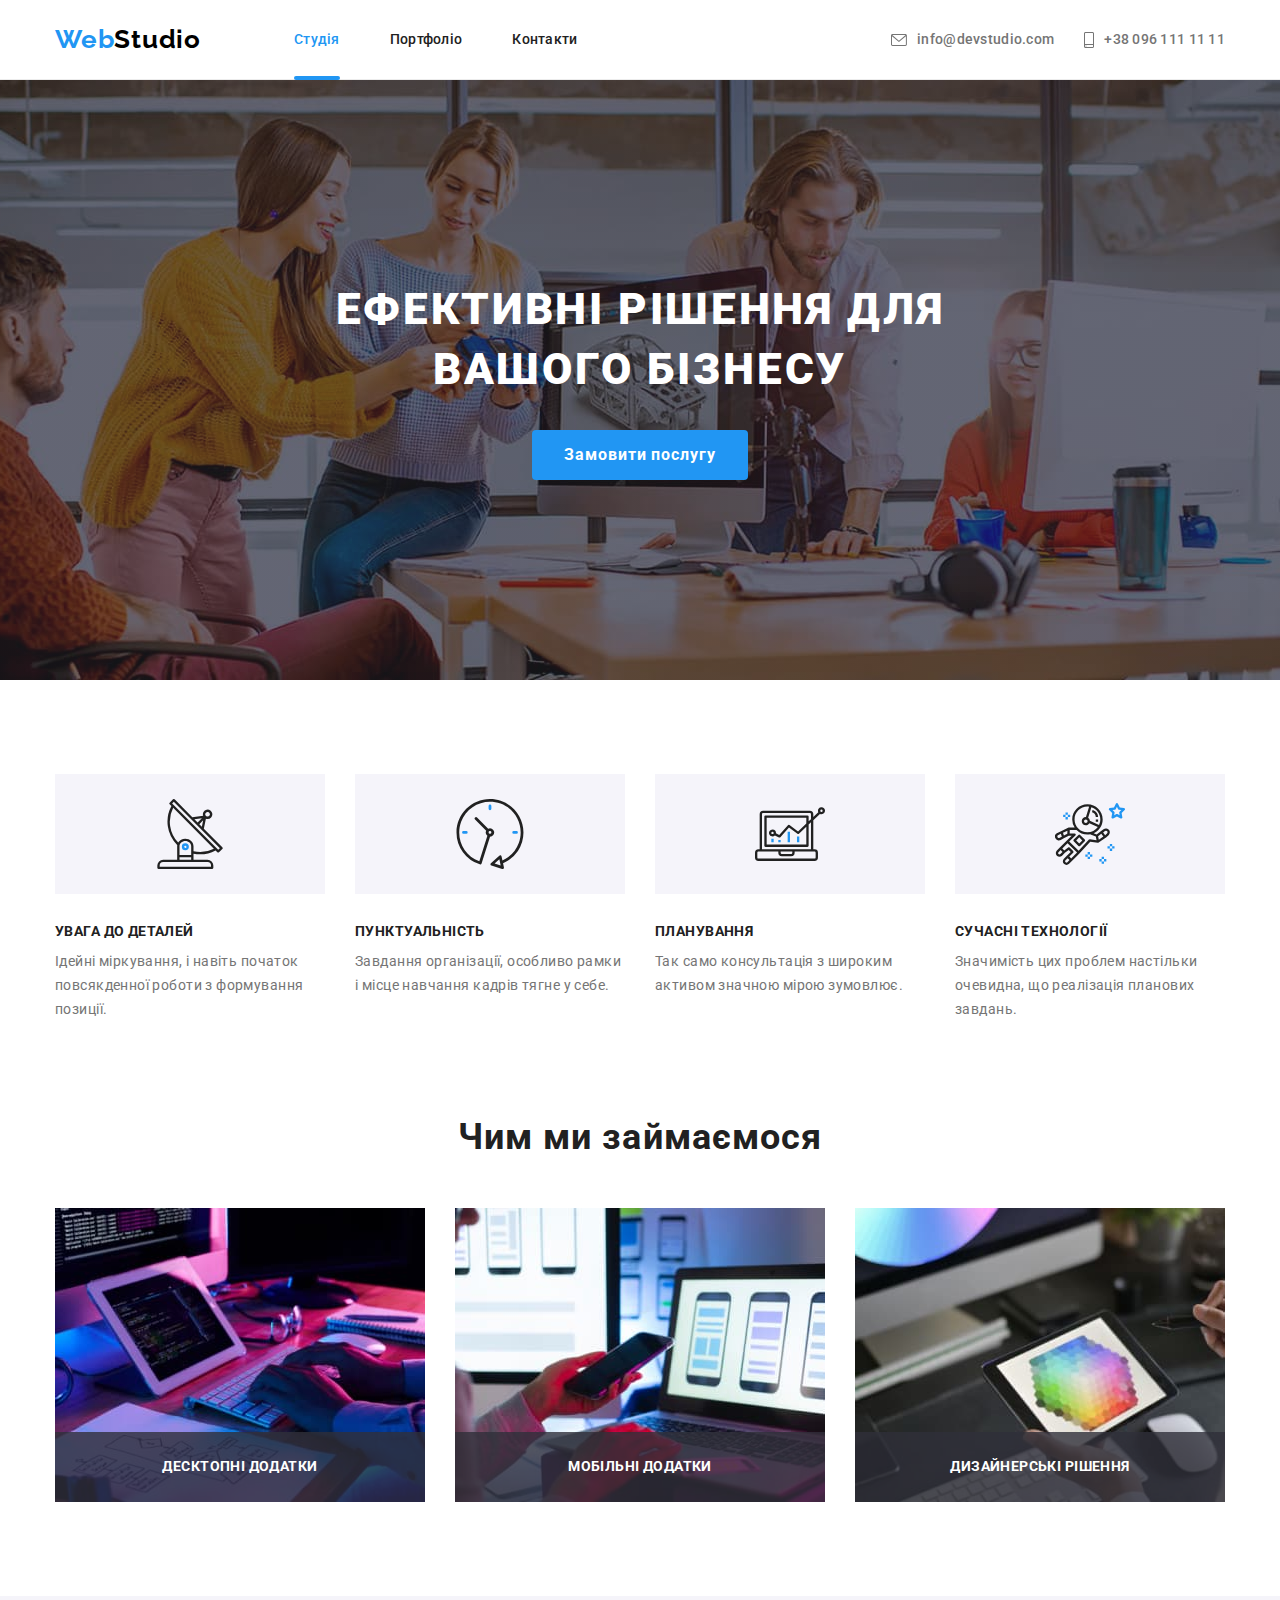
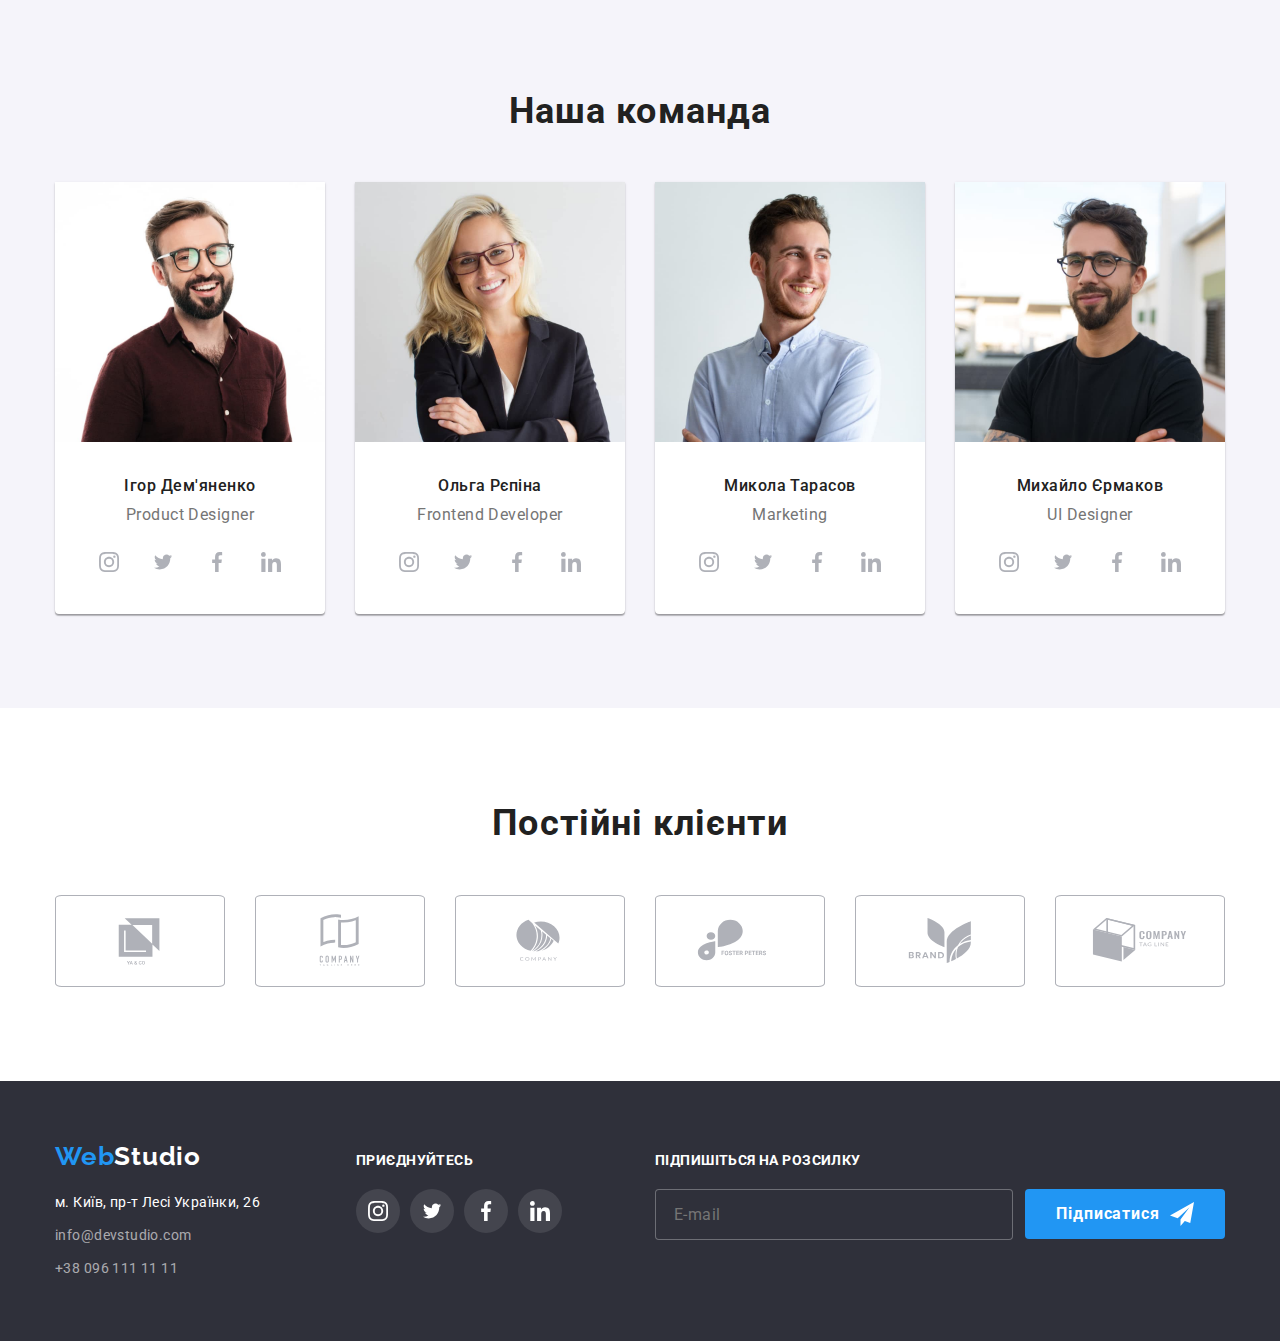
<file: index.html>
<!DOCTYPE html>
<html lang="uk">
  <head>
    <meta charset="UTF-8" />
    <meta http-equiv="X-UA-Compatible" content="IE=edge" />
    <meta name="viewport" content="width=device-width, initial-scale=1.0" />
    <title>Студія</title>
    <link rel="preconnect" href="https://fonts.googleapis.com" />
    <link rel="preconnect" href="https://fonts.gstatic.com" crossorigin />
    <link
      href="https://fonts.googleapis.com/css2?family=Raleway:wght@700&family=Roboto:wght@400;500;700;900&display=swap"
      rel="stylesheet"
    />
    <link
      rel="stylesheet"
      href="https://cdn.jsdelivr.net/npm/modern-normalize@1.1.0/modern-normalize.min.css"
    />
    <link rel="stylesheet" href="./css/styles.css" />
  </head>
  <body>
    <header class="header">
      <div class="container navigation">
        <a class="logo" href="./index.html">
          <span class="web logo">Web</span>Studio</a
        >
        <nav class="nav">
          <ul class="site-nav list">
            <li class="nav-item">
              <a href="./index.html" class="nav-link current">Студія</a>
            </li>
            <li class="nav-item">
              <a href="./portfolio.html" class="nav-link">Портфоліо</a>
            </li>
            <li class="nav-item"><a href="" class="nav-link">Контакти</a></li>
          </ul>
        </nav>
        <ul class="contacts list">
          <li class="nav-item-contact">
            <a href="mailto:info@devstudio.com" class="contact-link">
              <svg class="icon-contacts" width="16" height="12">
                <use href="./images/icons.svg#mail"></use>
              </svg>
              info@devstudio.com
            </a>
          </li>

          <li class="nav-item-contact">
            <a href="tel:+380961111111" class="contact-link">
              <svg class="icon-contacts" width="10" height="16">
                <use href="./images/icons.svg#smartphone"></use>
              </svg>
              +38 096 111 11 11
            </a>
          </li>
        </ul>
      </div>
    </header>
    <main>
      <section class="hero">
        <div class="container">
          <h1 class="hero-title">Ефективні рішення для вашого бізнесу</h1>
          <button type="button" class="btn" data-modal-open>
            Замовити послугу
          </button>
        </div>
        <div class="backdrop is-hidden" data-modal>
          <div class="modal">
            <button type="button" class="btn-close" data-modal-close>
              <svg class="icon-btn-close" width="18" height="18">
                <use href="./images/icons.svg#btnclose"></use>
              </svg>
            </button>
            <strong class="form-title"
              >Залиште свої дані, ми вам передзвонимо</strong
            >
            <form class="register-form" autocomplete="off">
              <label class="register-label">
                <span class="column-name">Ім'я</span>
                <input
                  class="register-input"
                  type="text"
                  name="name"
                  required
                />
                <svg class="register-icon" width="18" height="18">
                  <use href="./images/icons.svg#person"></use>
                </svg>
              </label>
              <label class="register-label">
                <span class="column-name">Телефон</span>
                <input class="register-input" type="tel" name="tel" required />
                <svg class="register-icon" width="18" height="18">
                  <use href="./images/icons.svg#phone"></use>
                </svg>
              </label>
              <label class="register-label">
                <span class="column-name">Пошта</span>
                <input
                  class="register-input"
                  type="email"
                  name="email"
                  required
                />
                <svg class="register-icon" width="18" height="18">
                  <use href="./images/icons.svg#email"></use>
                </svg>
              </label>
              <label class="register-comment">
                <span class="column-name">Коментар</span>
                <textarea
                  class="register-input comment"
                  name="comment"
                  placeholder="Введіть текст"
                ></textarea>
              </label>
              <label class="policity-label">
                <input
                  class="policity-input visually-hidden"
                  type="checkbox"
                  name="policity"
                  id="policity"
                  required
                />
                <svg class="policity-icon" width="16" height="15">
                  <use class="icon-check" href="./images/icons.svg#check"></use>
                  <use
                    class="icon-uncheck"
                    href="./images/icons.svg#uncheck"
                  ></use>
                </svg>
                <span class="policity-name"
                  >Погоджуюся з розсилкою та приймаю
                  <a class="terms" href="">Умови договору</a></span
                >
              </label>

              <button class="register-btn btn" type="subbmit">
                Відправити
              </button>
            </form>
          </div>
        </div>
      </section>
      <section class="section">
        <div class="container">
          <h2 class="visually-hidden">Особливості</h2>
          <ul class="features list">
            <li class="features-subtitle">
              <div class="features-bg">
                <svg class="features-icon" width="70" height="70">
                  <use href="./images/icons.svg#antenna"></use>
                </svg>
              </div>
              <h3 class="subtitle">УВАГА ДО ДЕТАЛЕЙ</h3>
              <p class="subtitle-text">
                Ідейні міркування, і навіть початок повсякденної роботи з
                формування позиції.
              </p>
            </li>
            <li class="features-subtitle">
              <div class="features-bg">
                <svg class="features-icon" width="70" height="70">
                  <use href="./images/icons.svg#clock"></use>
                </svg>
              </div>
              <h3 class="subtitle">ПУНКТУАЛЬНІСТЬ</h3>
              <p class="subtitle-text">
                Завдання організації, особливо рамки і місце навчання кадрів
                тягне у себе.
              </p>
            </li>
            <li class="features-subtitle">
              <div class="features-bg">
                <svg class="features-icon" width="70" height="70">
                  <use href="./images/icons.svg#diagram"></use>
                </svg>
              </div>
              <h3 class="subtitle">ПЛАНУВАННЯ</h3>
              <p class="subtitle-text">
                Так само консультація з широким активом значною мірою зумовлює.
              </p>
            </li>
            <li class="features-subtitle">
              <div class="features-bg">
                <svg class="features-icon" width="70" height="70">
                  <use href="./images/icons.svg#astronaut"></use>
                </svg>
              </div>
              <h3 class="subtitle">СУЧАСНІ ТЕХНОЛОГІЇ</h3>
              <p class="subtitle-text">
                Значимість цих проблем настільки очевидна, що реалізація
                планових завдань.
              </p>
            </li>
          </ul>
        </div>
      </section>
      <section class="section act">
        <div class="container">
          <h2 class="section-title">Чим ми займаємося</h2>
          <div class="activity">
            <ul class="activity list">
              <div class="thumb">
                <li class="activity-img">
                  <img
                    src="./images/box1.jpg"
                    alt="Розробка на компьютері"
                    width="370"
                    height="294"
                  />
                  <h3 class="subtitle label">Десктопні додатки</h3>
                </li>
              </div>
              <div class="thumb">
                <li class="activity-img">
                  <img
                    src="./images/box2.jpg"
                    alt="Робота з мобільним додатком"
                    width="370"
                    height="294"
                  />
                  <h3 class="subtitle label">Мобільні додатки</h3>
                </li>
              </div>
              <div class="thumb">
                <li class="activity-img">
                  <img
                    src="./images/box3.jpg"
                    alt="Робота з планшетом"
                    width="370"
                    height="294"
                  />
                  <h3 class="subtitle label">Дизайнерські рішення</h3>
                </li>
              </div>
            </ul>
          </div>
        </div>
      </section>
      <section class="section our-team">
        <div class="container">
          <h2 class="section-title">Наша команда</h2>
          <ul class="team list">
            <li class="employees">
              <img
                src="./images/ihor.jpg"
                alt="Ігор Дем'яненко"
                width="270"
                height="260"
              />
              <div class="description">
                <h3 class="name">Ігор Дем'яненко</h3>
                <p class="position">Product Designer</p>
                <ul class="socials list">
                  <li class="social-link">
                    <a
                      class="social-link link"
                      href="https://www.instagram.com"
                      target="_blank"
                      rel="noopener norefferer"
                      aria-label="Instagram"
                    >
                      <svg class="social-icon" width="20" height="20">
                        <use href="./images/icons.svg#instagram"></use>
                      </svg>
                    </a>
                  </li>
                  <li class="social-link">
                    <a
                      class="social-link link"
                      href="https://twitter.com"
                      target="_blank"
                      rel="noopener norefferer"
                      aria-label="Twitter"
                    >
                      <svg class="social-icon" width="20" height="20">
                        <use href="./images/icons.svg#twitter"></use>
                      </svg>
                    </a>
                  </li>
                  <li class="social-link">
                    <a
                      class="social-link link"
                      href="https://www.facebook.com"
                      target="_blank"
                      rel="noopener norefferer"
                      aria-label="Facebook"
                    >
                      <svg class="social-icon" width="20" height="20">
                        <use href="./images/icons.svg#facebook"></use>
                      </svg>
                    </a>
                  </li>
                  <li class="social-link">
                    <a
                      class="social-link link"
                      href="https://www.linkedin.com"
                      target="_blank"
                      rel="noopener norefferer"
                      aria-label="Linkedin"
                    >
                      <svg class="social-icon" width="20" height="20">
                        <use href="./images/icons.svg#linkedin"></use>
                      </svg>
                    </a>
                  </li>
                </ul>
              </div>
            </li>
            <li class="employees">
              <img
                src="./images/olga.jpg"
                alt="Ольга Рєпіна"
                width="270"
                height="260"
              />
              <div class="description">
                <h3 class="name">Ольга Рєпіна</h3>
                <p class="position">Frontend Developer</p>
                <ul class="socials list">
                  <li class="social-link">
                    <a
                      class="social-link link"
                      href="https://www.instagram.com"
                      target="_blank"
                      rel="noopener norefferer"
                      aria-label="Instagram"
                    >
                      <svg class="social-icon" width="20" height="20">
                        <use href="./images/icons.svg#instagram"></use>
                      </svg>
                    </a>
                  </li>
                  <li class="social-link">
                    <a
                      class="social-link link"
                      href="https://twitter.com"
                      target="_blank"
                      rel="noopener norefferer"
                      aria-label="Twitter"
                    >
                      <svg class="social-icon" width="20" height="20">
                        <use href="./images/icons.svg#twitter"></use>
                      </svg>
                    </a>
                  </li>
                  <li class="social-link">
                    <a
                      class="social-link link"
                      href="https://www.facebook.com"
                      target="_blank"
                      rel="noopener norefferer"
                      aria-label="Facebook"
                    >
                      <svg class="social-icon" width="20" height="20">
                        <use href="./images/icons.svg#facebook"></use>
                      </svg>
                    </a>
                  </li>
                  <li class="social-link">
                    <a
                      class="social-link link"
                      href="https://www.linkedin.com"
                      target="_blank"
                      rel="noopener norefferer"
                      aria-label="Linkedin"
                    >
                      <svg class="social-icon" width="20" height="20">
                        <use href="./images/icons.svg#linkedin"></use>
                      </svg>
                    </a>
                  </li>
                </ul>
              </div>
            </li>
            <li class="employees">
              <img
                src="./images/mykola.jpg"
                alt="Микола Тарасов"
                width="270"
                height="260"
              />
              <div class="description">
                <h3 class="name">Микола Тарасов</h3>
                <p class="position">Marketing</p>
                <ul class="socials list">
                  <li class="social-link">
                    <a
                      class="social-link link"
                      href="https://www.instagram.com"
                      target="_blank"
                      rel="noopener norefferer"
                      aria-label="Instagram"
                    >
                      <svg class="social-icon" width="20" height="20">
                        <use href="./images/icons.svg#instagram"></use>
                      </svg>
                    </a>
                  </li>
                  <li class="social-link">
                    <a
                      class="social-link link"
                      href="https://twitter.com"
                      target="_blank"
                      rel="noopener norefferer"
                      aria-label="Twitter"
                    >
                      <svg class="social-icon" width="20" height="20">
                        <use href="./images/icons.svg#twitter"></use>
                      </svg>
                    </a>
                  </li>
                  <li class="social-link">
                    <a
                      class="social-link link"
                      href="https://www.facebook.com"
                      target="_blank"
                      rel="noopener norefferer"
                      aria-label="Facebook"
                    >
                      <svg class="social-icon" width="20" height="20">
                        <use href="./images/icons.svg#facebook"></use>
                      </svg>
                    </a>
                  </li>
                  <li class="social-link">
                    <a
                      class="social-link link"
                      href="https://www.linkedin.com"
                      target="_blank"
                      rel="noopener norefferer"
                      aria-label="Linkedin"
                    >
                      <svg class="social-icon" width="20" height="20">
                        <use href="./images/icons.svg#linkedin"></use>
                      </svg>
                    </a>
                  </li>
                </ul>
              </div>
            </li>
            <li class="employees">
              <img
                src="./images/mykhailo.jpg"
                alt="Михайло Єрмаков"
                width="270"
                height="260"
              />
              <div class="description">
                <h3 class="name">Михайло Єрмаков</h3>
                <p class="position">UI Designer</p>
                <ul class="socials list">
                  <li class="social-link">
                    <a
                      class="social-link link"
                      href="https://www.instagram.com"
                      target="_blank"
                      rel="noopener norefferer"
                      aria-label="Instagram"
                    >
                      <svg class="social-icon" width="20" height="20">
                        <use href="./images/icons.svg#instagram"></use>
                      </svg>
                    </a>
                  </li>
                  <li class="social-link">
                    <a
                      class="social-link link"
                      href="https://twitter.com"
                      target="_blank"
                      rel="noopener norefferer"
                      aria-label="Twitter"
                    >
                      <svg class="social-icon" width="20" height="20">
                        <use href="./images/icons.svg#twitter"></use>
                      </svg>
                    </a>
                  </li>
                  <li class="social-link">
                    <a
                      class="social-link link"
                      href="https://www.facebook.com"
                      target="_blank"
                      rel="noopener norefferer"
                      aria-label="Facebook"
                    >
                      <svg class="social-icon" width="20" height="20">
                        <use href="./images/icons.svg#facebook"></use>
                      </svg>
                    </a>
                  </li>
                  <li class="social-link">
                    <a
                      class="social-link link"
                      href="https://www.linkedin.com"
                      target="_blank"
                      rel="noopener norefferer"
                      aria-label="Linkedin"
                    >
                      <svg class="social-icon" width="20" height="20">
                        <use href="./images/icons.svg#linkedin"></use>
                      </svg>
                    </a>
                  </li>
                </ul>
              </div>
            </li>
          </ul>
        </div>
      </section>
      <section class="section">
        <div class="container">
          <h2 class="section-title">Постійні клієнти</h2>
          <ul class="client list">
            <li class="client-list-link">
              <a class="client-link" href=""
                ><svg class="client-icon" width="106" height="60">
                  <use href="./images/icons.svg#logo1"></use>
                </svg>
              </a>
            </li>
            <li class="client-list-link">
              <a class="client-link" href=""
                ><svg class="client-icon" width="106" height="60">
                  <use href="./images/icons.svg#logo2"></use>
                </svg>
              </a>
            </li>
            <li class="client-list-link">
              <a class="client-link" href=""
                ><svg class="client-icon" width="106" height="60">
                  <use href="./images/icons.svg#logo3"></use>
                </svg>
              </a>
            </li>
            <li class="client-list-link">
              <a class="client-link" href=""
                ><svg class="client-icon" width="106" height="60">
                  <use href="./images/icons.svg#logo4"></use>
                </svg>
              </a>
            </li>
            <li class="client-list-link">
              <a class="client-link" href=""
                ><svg class="client-icon" width="106" height="60">
                  <use href="./images/icons.svg#logo5"></use>
                </svg>
              </a>
            </li>

            <li class="client-list-link">
              <a class="client-link" href=""
                ><svg class="client-icon" width="106" height="60">
                  <use href="./images/icons.svg#logo6"></use>
                </svg>
              </a>
            </li>
          </ul>
        </div>
      </section>
    </main>
    <footer class="footer">
      <div class="container flex">
        <div class="footer-left">
          <a class="footer-logo" href=""> <span class="web">Web</span>Studio</a>
          <address class="address">
            <ul class="address-list list">
              <li class="footer-address">
                <a
                  class="address-link"
                  href="https://goo.gl/maps/pPkEUe2LB5oS9ht8A"
                  target="_blank"
                  rel="noopener noreferrer"
                >
                  м. Київ, пр-т Лесі Українки, 26
                </a>
              </li>
              <li class="footer-address">
                <a class="footer-link" href="mailto:info@devstudio.com">
                  info@devstudio.com</a
                >
              </li>
              <li class="footer-address">
                <a class="footer-link" href="tel:+380961111111">
                  +38 096 111 11 11
                </a>
              </li>
            </ul>
          </address>
        </div>
        <div class="footer-center">
          <h3 class="subtitle join">ПРИЄДНУЙТЕСЬ</h3>
          <ul class="join-list-link">
            <li class="social-link">
              <a
                class="social-link down"
                href="https://www.instagram.com"
                target="_blank"
                rel="noopener norefferer"
                aria-label="Instagram"
              >
                <svg class="social-icon" width="20" height="20">
                  <use href="./images/icons.svg#instagram"></use>
                </svg>
              </a>
            </li>
            <li class="social-link">
              <a
                class="social-link down"
                href="https://twitter.com"
                target="_blank"
                rel="noopener norefferer"
                aria-label="Twitter"
              >
                <svg class="social-icon" width="20" height="20">
                  <use href="./images/icons.svg#twitter"></use>
                </svg>
              </a>
            </li>
            <li class="social-link">
              <a
                class="social-link down"
                href="https://www.facebook.com"
                target="_blank"
                rel="noopener norefferer"
                aria-label="Facebook"
              >
                <svg class="social-icon" width="20" height="20">
                  <use href="./images/icons.svg#facebook"></use>
                </svg>
              </a>
            </li>
            <li class="social-link">
              <a
                class="social-link down"
                href="https://www.linkedin.com"
                target="_blank"
                rel="noopener norefferer"
                aria-label="Linkedin"
              >
                <svg class="social-icon" width="20" height="20">
                  <use href="./images/icons.svg#linkedin"></use>
                </svg>
              </a>
            </li>
          </ul>
        </div>
        <div class="footer-right">
          <strong class="subtitle join">Підпишіться на розсилку</strong>
          <form class="mailing-list">
            <label class="mail-label" for="mail"></label>
            <input
              class="mail-input"
              type="email"
              name="mail"
              placeholder="E-mail"
              required
            />
            <button class="mailing-btn">
              Підписатися
              <svg class="mailing-icon" width="24" height="24">
                <use href="./images/icons.svg#send"></use>
              </svg>
            </button>
          </form>
        </div>
      </div>
    </footer>
    <script src="./js/modal.js"></script>
  </body>
</html>
</file>
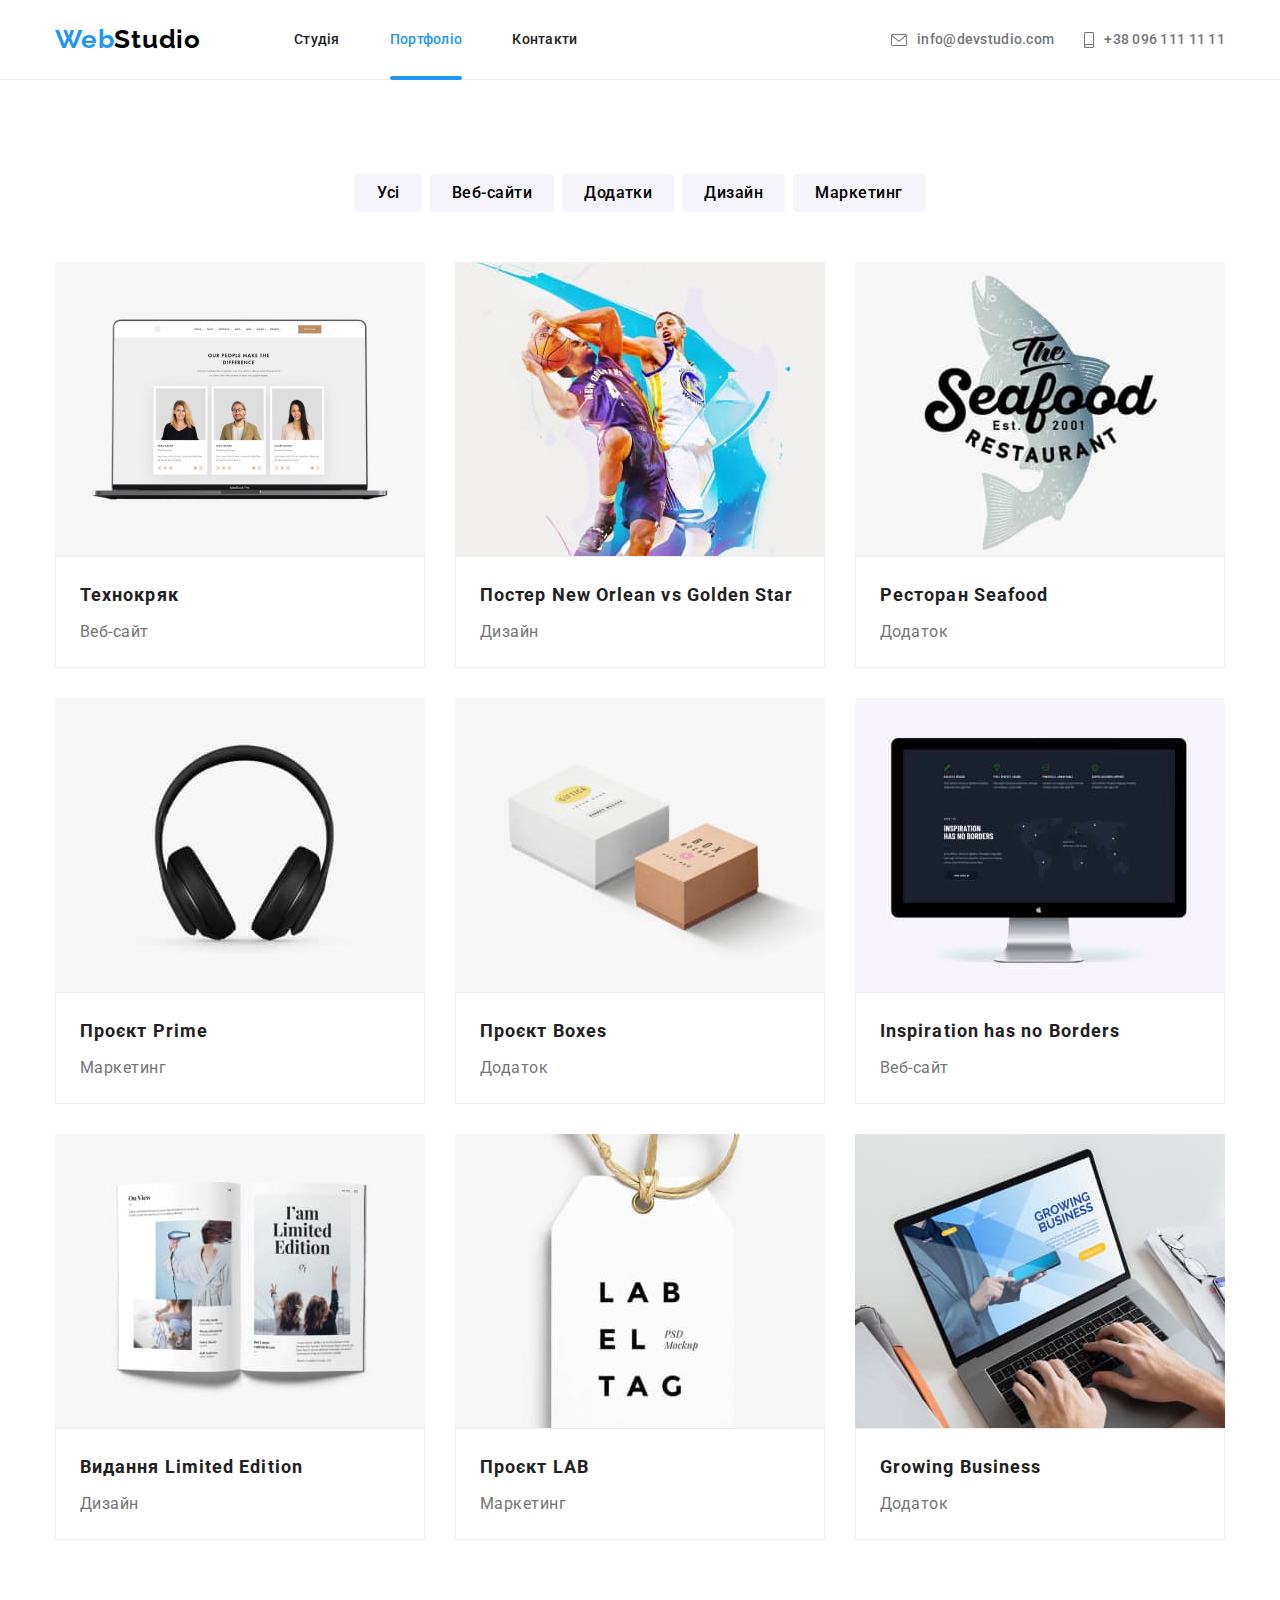
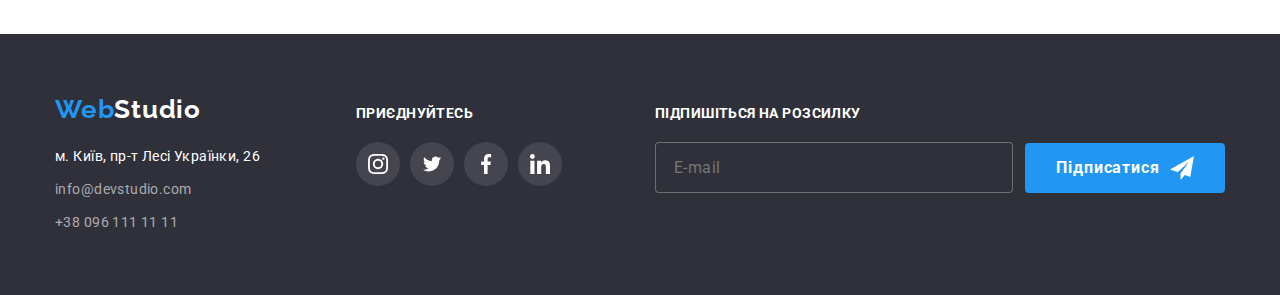
<file: portfolio.html>
<!DOCTYPE html>
<html lang="uk">
  <head>
    <meta charset="UTF-8" />
    <meta http-equiv="X-UA-Compatible" content="IE=edge" />
    <meta name="viewport" content="width=device-width, initial-scale=1.0" />
    <title>Портфоліо</title>
    <link rel="preconnect" href="https://fonts.googleapis.com" />
    <link rel="preconnect" href="https://fonts.gstatic.com" crossorigin />
    <link
      href="https://fonts.googleapis.com/css2?family=Raleway:wght@700&family=Roboto:wght@400;500;700;900&display=swap"
      rel="stylesheet"
    />
    <link
      rel="stylesheet"
      href="https://cdn.jsdelivr.net/npm/modern-normalize@1.1.0/modern-normalize.min.css"
    />
    <link rel="stylesheet" href="./css/styles.css" />
  </head>
  <body>
    <header class="header">
      <div class="container navigation">
        <a class="logo" href="./index.html">
          <span class="web logo">Web</span>Studio</a
        >
        <nav class="nav">
          <ul class="site-nav list">
            <li class="nav-item">
              <a href="./index.html" class="nav-link">Студія</a>
            </li>
            <li class="nav-item">
              <a href="./portfolio.html" class="nav-link current">Портфоліо</a>
            </li>
            <li class="nav-item"><a href="" class="nav-link">Контакти</a></li>
          </ul>
        </nav>
        <ul class="contacts list">
          <li class="nav-item-contact">
            <a href="mailto:info@devstudio.com" class="contact-link">
              <svg class="icon-contacts" width="16" height="12">
                <use href="./images/icons.svg#mail"></use>
              </svg>
              info@devstudio.com
            </a>
          </li>

          <li class="nav-item-contact">
            <a href="tel:+380961111111" class="contact-link">
              <svg class="icon-contacts" width="10" height="16">
                <use href="./images/icons.svg#smartphone"></use>
              </svg>
              +38 096 111 11 11
            </a>
          </li>
        </ul>
      </div>
    </header>
    <main>
      <section class="section">
        <h1 class="visually-hidden">Project</h1>
        <div class="container">
          <ul class="filters list">
            <li class="filters-button">
              <button type="button" class="filters-btn">Усі</button>
            </li>
            <li class="filters-button">
              <button type="button" class="filters-btn">Веб-сайти</button>
            </li>
            <li class="filters-button">
              <button type="button" class="filters-btn">Додатки</button>
            </li>
            <li class="filters-button">
              <button type="button" class="filters-btn">Дизайн</button>
            </li>
            <li class="filters-button">
              <button type="button" class="filters-btn">Маркетинг</button>
            </li>
          </ul>
          <ul class="project list">
            <li class="project-item">
              <a class="project-link" href="">
                <div class="project-thumb">
                  <img
                    src="./images/techno.jpg"
                    alt="Веб-сайт на наутбуці"
                    width="370"
                    height="294"
                  />
                  <div class="project-overlay">
                    <p class="overlay-description">
                      Ресурс пропонує комплексні пропозиції з різним рівнем
                      функціоналу та сервісів. Все це дозволить відвідувачу
                      отримати вичерпні відомості про компанію чи приватну
                      особу.
                    </p>
                  </div>
                </div>
                <div class="project-description">
                  <h2 class="project-title">Технокряк</h2>
                  <p class="project-desk">Веб-сайт</p>
                </div></a
              >
            </li>
            <li class="project-item">
              <a class="project-link" href="">
                <div class="project-thumb">
                  <img
                    src="./images/neworlean.jpg"
                    alt="Два баскетболісти"
                    width="370"
                    height="294"
                  />
                  <div class="project-overlay">
                    <p class="overlay-description">
                      Ресурс пропонує комплексні пропозиції з різним рівнем
                      функціоналу та сервісів. Все це дозволить відвідувачу
                      отримати вичерпні відомості про компанію чи приватну
                      особу.
                    </p>
                  </div>
                </div>
                <div class="project-description">
                  <h2 class="project-title">
                    Постер New Orlean vs Golden Star
                  </h2>
                  <p class="project-desk">Дизайн</p>
                </div></a
              >
            </li>
            <li class="project-item">
              <a class="project-link" href="">
                <div class="project-thumb">
                  <img
                    src="./images/seafood.jpg"
                    alt="Логотип ресторану морепродуктів"
                    width="370"
                    height="294"
                  />
                  <div class="project-overlay">
                    <p class="overlay-description">
                      Ресурс пропонує комплексні пропозиції з різним рівнем
                      функціоналу та сервісів. Все це дозволить відвідувачу
                      отримати вичерпні відомості про компанію чи приватну
                      особу.
                    </p>
                  </div>
                </div>
                <div class="project-description">
                  <h2 class="project-title">Ресторан Seafood</h2>
                  <p class="project-desk">Додаток</p>
                </div></a
              >
            </li>
            <li class="project-item">
              <a class="project-link" href="">
                <div class="project-thumb">
                  <img
                    src="./images/prime.jpg"
                    alt="Навушники"
                    width="370"
                    height="294"
                  />
                  <div class="project-overlay">
                    <p class="overlay-description">
                      Ресурс пропонує комплексні пропозиції з різним рівнем
                      функціоналу та сервісів. Все це дозволить відвідувачу
                      отримати вичерпні відомості про компанію чи приватну
                      особу.
                    </p>
                  </div>
                </div>
                <div class="project-description">
                  <h2 class="project-title">Проєкт Prime</h2>
                  <p class="project-desk">Маркетинг</p>
                </div></a
              >
            </li>
            <li class="project-item">
              <a class="project-link" href="">
                <div class="project-thumb">
                  <img
                    src="./images/boxes.jpg"
                    alt="Дві коробки різного кольору та розміру"
                    width="370"
                    height="294"
                  />
                  <div class="project-overlay">
                    <p class="overlay-description">
                      Ресурс пропонує комплексні пропозиції з різним рівнем
                      функціоналу та сервісів. Все це дозволить відвідувачу
                      отримати вичерпні відомості про компанію чи приватну
                      особу.
                    </p>
                  </div>
                </div>
                <div class="project-description">
                  <h2 class="project-title">Проєкт Boxes</h2>
                  <p class="project-desk">Додаток</p>
                </div></a
              >
            </li>
            <li class="project-item">
              <a class="project-link" href="">
                <div class="project-thumb">
                  <img
                    src="./images/inspiration.jpg"
                    alt="Веб-сайт на екрані"
                    width="370"
                    height="294"
                  />
                  <div class="project-overlay">
                    <p class="overlay-description">
                      Ресурс пропонує комплексні пропозиції з різним рівнем
                      функціоналу та сервісів. Все це дозволить відвідувачу
                      отримати вичерпні відомості про компанію чи приватну
                      особу.
                    </p>
                  </div>
                </div>
                <div class="project-description">
                  <h2 class="project-title">Inspiration has no Borders</h2>
                  <p class="project-desk">Веб-сайт</p>
                </div></a
              >
            </li>
            <li class="project-item">
              <a class="project-link" href="">
                <div class="project-thumb">
                  <img
                    src="./images/limitededition.jpg"
                    alt="Сторінки журналу"
                    width="370"
                    height="294"
                  />
                  <div class="project-overlay">
                    <p class="overlay-description">
                      Ресурс пропонує комплексні пропозиції з різним рівнем
                      функціоналу та сервісів. Все це дозволить відвідувачу
                      отримати вичерпні відомості про компанію чи приватну
                      особу.
                    </p>
                  </div>
                </div>
                <div class="project-description">
                  <h2 class="project-title">Видання Limited Edition</h2>
                  <p class="project-desk">Дизайн</p>
                </div></a
              >
            </li>
            <li class="project-item">
              <a class="project-link" href="">
                <div class="project-thumb">
                  <img
                    src="./images/lab.jpg"
                    alt="Етикетка"
                    width="370"
                    height="294"
                  />
                  <div class="project-overlay">
                    <p class="overlay-description">
                      Ресурс пропонує комплексні пропозиції з різним рівнем
                      функціоналу та сервісів. Все це дозволить відвідувачу
                      отримати вичерпні відомості про компанію чи приватну
                      особу.
                    </p>
                  </div>
                </div>
                <div class="project-description">
                  <h2 class="project-title">Проєкт LAB</h2>
                  <p class="project-desk">Маркетинг</p>
                </div></a
              >
            </li>
            <li class="project-item">
              <a class="project-link" href="">
                <div class="project-thumb">
                  <img
                    src="./images/growingbusiness.jpg"
                    alt="Веб-сторінка додатку на ноутбуці"
                    width="370"
                    height="294"
                  />
                  <div class="project-overlay">
                    <p class="overlay-description">
                      Ресурс пропонує комплексні пропозиції з різним рівнем
                      функціоналу та сервісів. Все це дозволить відвідувачу
                      отримати вичерпні відомості про компанію чи приватну
                      особу.
                    </p>
                  </div>
                </div>
                <div class="project-description">
                  <h2 class="project-title">Growing Business</h2>
                  <p class="project-desk">Додаток</p>
                </div></a
              >
            </li>
          </ul>
        </div>
      </section>
    </main>
    <footer class="footer">
      <div class="container flex">
        <div class="footer-left">
          <a class="footer-logo" href=""> <span class="web">Web</span>Studio</a>
          <address class="address">
            <ul class="address-list list">
              <li class="footer-address">
                <a
                  class="address-link"
                  href="https://goo.gl/maps/pPkEUe2LB5oS9ht8A"
                  target="_blank"
                  rel="noopener noreferrer"
                >
                  м. Київ, пр-т Лесі Українки, 26
                </a>
              </li>
              <li class="footer-address">
                <a class="footer-link" href="mailto:info@devstudio.com">
                  info@devstudio.com</a
                >
              </li>
              <li class="footer-address">
                <a class="footer-link" href="tel:+380961111111">
                  +38 096 111 11 11
                </a>
              </li>
            </ul>
          </address>
        </div>
        <div class="footer-center">
          <h3 class="subtitle join">ПРИЄДНУЙТЕСЬ</h3>
          <ul class="join-list-link">
            <li class="social-link">
              <a
                class="social-link down"
                href="https://www.instagram.com"
                target="_blank"
                rel="noopener norefferer"
                aria-label="Instagram"
              >
                <svg class="social-icon" width="20" height="20">
                  <use href="./images/icons.svg#instagram"></use>
                </svg>
              </a>
            </li>
            <li class="social-link">
              <a
                class="social-link down"
                href="https://twitter.com"
                target="_blank"
                rel="noopener norefferer"
                aria-label="Twitter"
              >
                <svg class="social-icon" width="20" height="20">
                  <use href="./images/icons.svg#twitter"></use>
                </svg>
              </a>
            </li>
            <li class="social-link">
              <a
                class="social-link down"
                href="https://www.facebook.com"
                target="_blank"
                rel="noopener norefferer"
                aria-label="Facebook"
              >
                <svg class="social-icon" width="20" height="20">
                  <use href="./images/icons.svg#facebook"></use>
                </svg>
              </a>
            </li>
            <li class="social-link">
              <a
                class="social-link down"
                href="https://www.linkedin.com"
                target="_blank"
                rel="noopener norefferer"
                aria-label="Linkedin"
              >
                <svg class="social-icon" width="20" height="20">
                  <use href="./images/icons.svg#linkedin"></use>
                </svg>
              </a>
            </li>
          </ul>
        </div>
        <div class="footer-right">
          <h3 class="subtitle join">Підпишіться на розсилку</h3>
          <form class="mailing-list">
            <label class="mail-label" for="mail"></label>
            <input
              class="mail-input"
              type="email"
              name="mail"
              placeholder="E-mail"
              required
            />
            <button class="mailing-btn">
              Підписатися
              <svg class="mailing-icon" width="24" height="24">
                <use href="./images/icons.svg#send"></use>
              </svg>
            </button>
          </form>
        </div>
      </div>
    </footer>
  </body>
</html>
</file>
<file: css/styles.css>
:root {
  --main-text-color: #212121;
  --secondary-text-color: #757575;
  --accent-color: #2196f3;
  --white-text-color: #ffffff;
  --footer-color: #2f303a;
  --main-font: Roboto, sans-serif;
  --cubic: cubic-bezier(0.4, 0, 0.2, 1);
}

body {
  color: var(--main-text-color);
  background-color: #ffffff;
  font-family: var(--main-font);
}

h1,
h2,
h3,
h4,
h5,
h6,
p,
ul {
  margin: 0;
  padding: 0;
}

.container {
  width: 1200px;
  margin: 0 auto;
  padding: 0;
  padding-left: 15px;
  padding-right: 15px;
}

.section {
  padding-top: 94px;
  padding-bottom: 94px;
}

.list {
  list-style: none;
}
/* header */

.header {
  border-bottom: 1px solid #ececec;
  background-color: #ffffff;
  height: 80px;
}

.navigation {
  display: flex;
  height: 80px;
  padding-top: 32px;
  padding-bottom: 32px;
  align-items: center;
}

/* logo */

.logo {
  color: #000000;
  font-family: "Raleway";
  font-weight: 700;
  font-size: 26px;
  line-height: 1.2;
  letter-spacing: 0.03em;
  text-decoration: none;
}

.web {
  color: var(--accent-color);
}

/* navigation */

.nav {
  margin-left: 93px;
}

.site-nav {
  display: flex;
  padding-left: 0;
  align-self: center;
}

.nav-link {
  display: block;
  position: relative;
  color: var(--main-text-color);
  font-weight: 500;
  font-size: 14px;
  line-height: 1.14;
  letter-spacing: 0.02em;
  text-decoration: none;
  padding: 32px 0;

  transition: color 250ms var(--cubic);
}

.nav-item:not(:first-child) {
  margin-left: 50px;
}

.nav-link.current {
  color: var(--accent-color);
}

.current::after {
  position: absolute;
  left: 0;
  bottom: 0;

  content: " ";
  display: block;
  width: 100%;
  height: 4px;
  background-color: var(--accent-color);
  border-radius: 2px;
}

.nav-link:hover,
.nav-link:focus,
.contact-link:hover,
.contact-link:focus {
  color: var(--accent-color);
  fill: var(--accent-color);
}

.contacts {
  display: flex;
  margin-left: auto;
  align-items: center;
}

.nav-item-contact:not(:last-child) {
  margin-right: 30px;
}

.contact-link {
  display: flex;
  align-items: center;
  color: var(--secondary-text-color);
  font-weight: 500;
  font-size: 14px;
  line-height: 1.14;
  letter-spacing: 0.02em;
  text-decoration: none;
  padding: 32px 0;

  transition: color 250ms var(--cubic);
}

.icon-contacts {
  fill: currentColor;
  margin-right: 10px;
  align-items: center;
}

/* main index */
/* hero */

.hero {
  max-width: 1600px;
  height: 600px;
  margin: 0 auto;
  padding: 200px 0;
  background-image: linear-gradient(
      to right,
      rgba(47, 48, 58, 0.4),
      rgba(47, 48, 58, 0.4)
    ),
    url(../images/hero.jpg);
  background-color: var(--footer-color);
  background-repeat: no-repeat;
  background-size: cover;
  background-position: center;
}

.hero-title {
  width: 696px;
  margin: auto;
  margin-bottom: 30px;
  color: var(--white-text-color);
  font-weight: 900;
  font-size: 44px;
  line-height: 1.36;
  text-align: center;
  letter-spacing: 0.06em;
  text-transform: uppercase;
}

.btn {
  margin: auto;
  padding: 10px 32px;
  border: 0px;
  border-radius: 4px;
  font-family: inherit;
  color: var(--white-text-color);
  background-color: var(--accent-color);
  font-weight: 700;
  font-size: 16px;
  line-height: 1.88;
  display: flex;
  align-items: center;
  text-align: center;
  letter-spacing: 0.06em;
  cursor: pointer;
}

/* Modal */

.backdrop {
  position: fixed;
  top: 0;
  left: 0;
  width: 100%;
  height: 100%;
  background-color: rgba(0, 0, 0, 0.2);

  z-index: 1;

  transition: opacity 300ms var(--cubic);
}

.backdrop.is-hidden {
  visibility: visible;
  opacity: 0;
  pointer-events: none;
}

.modal {
  position: absolute;
  top: 50%;
  left: 50%;
  transform: translate(-50%, -50%);

  width: 528px;
  height: 581px;
  background-color: var(--white-text-color);
  padding: 40px;
  box-shadow: 0px 1px 3px rgba(0, 0, 0, 0.12), 0px 1px 1px rgba(0, 0, 0, 0.14),
    0px 2px 1px rgba(0, 0, 0, 0.2);
  border-radius: 4px;
}

.btn-close {
  position: absolute;
  top: 8px;
  right: 8px;
  width: 30px;
  height: 30px;
  border: 1px solid rgba(0, 0, 0, 0.1);
  border-radius: 50%;
  background-color: var(--white-text-color);
  display: flex;
  align-items: center;
  justify-content: center;
  cursor: pointer;
}

.btn-close {
  fill: #000000;
  transition: fill 250ms var(--cubic);
}

.icon-btn-close:hover {
  fill: #2196f3;
}

.form-title {
  display: block;
  font-weight: 700;
  font-size: 20px;
  line-height: 1.15;
  letter-spacing: 0.03em;
  text-align: center;
  color: var(--main-text-color);
  margin-bottom: 12px;
}

.register-form {
  display: flex;
  flex-direction: column;
}

.column-name {
  display: block;
  font-size: 12px;
  line-height: 1.17;
  letter-spacing: 0.01em;
  color: var(--secondary-text-color);
  margin-bottom: 4px;
}

.register-input {
  width: 100%;
  height: 40px;
  border: 1px solid rgba(33, 33, 33, 0.2);
  border-radius: 4px;
  padding-left: 42px;
  padding-right: 42px;
  outline: transparent;
  cursor: pointer;

  transition: border-color 250ms var(--cubic);
}

.register-input:focus {
  border-color: var(--accent-color);
}

.register-input:focus + .register-icon {
  fill: var(--accent-color);
}

.register-label {
  position: relative;
  margin-bottom: 10px;
}

.register-icon {
  position: absolute;
  top: 29px;
  left: 12px;

  transition: fill 250ms var(--accent-color);
}

.register-comment {
  margin-bottom: 20px;
}

.comment {
  display: block;
  height: 120px;
  padding: 12px;
  resize: none;
}

textarea[name="comment"]::placeholder {
  font-size: 12px;
  line-height: 1.17;
  letter-spacing: 0.01em;
  color: rgba(117, 117, 117, 0.5);
}

.policity-label {
  display: flex;
  align-items: center;
  justify-content: center;
  margin-bottom: 30px;
}

.policity-icon {
  border-radius: 2px;
  transition: background-color 250ms var(--cubic);
}

.policity-input:checked + .policity-icon {
  background-color: #2196f3;
}

.policity-input:checked + .policity-icon .icon-check {
  opacity: 1;
}

.policity-input:checked + .policity-icon .icon-uncheck {
  opacity: 0;
}

.icon-check {
  opacity: 0;
  fill: var(--white-text-color);

  transition: opacity 250ms var(--cubic);
}

.icon-uncheck {
  width: 11px;
  height: 8px;
  opacity: 1;
  fill: var(--main-text-color);
  transition: opacity 250ms var(--cubic);
}

.policity-name {
  font-size: 14px;
  line-height: 1.71;
  letter-spacing: 0.03em;
  color: var(--secondary-text-color);
  margin-left: 8px;
}

.register-btn {
  padding-left: 52px;
  padding-right: 52px;
}

.terms {
  color: var(--accent-color);
}

/* feature */

.visually-hidden {
  position: absolute;
  width: 1px;
  height: 1px;
  margin: -1px;
  border: 0;
  padding: 0;
  white-space: nowrap;
  clip-path: inset(100%);
  clip: rect(0 0 0 0);
  overflow: hidden;
}

.features {
  display: flex;
}

.features-subtitle:not(:first-child) {
  margin-left: 30px;
}

.features-bg {
  display: flex;
  justify-content: center;
  align-items: center;
  background-color: #f5f4fa;
  margin-bottom: 30px;
  height: 120px;
}

.subtitle {
  margin-bottom: 10px;
  font-weight: 700;
  font-size: 14px;
  line-height: 1.14;
  letter-spacing: 0.03em;
  text-transform: uppercase;
}

.subtitle-text {
  width: 270px;
  color: var(--secondary-text-color);
  font-size: 14px;
  line-height: 1.71;
  letter-spacing: 0.03em;
}

.section-title {
  margin-bottom: 50px;
  font-weight: 700;
  font-size: 36px;
  line-height: 1.17;
  letter-spacing: 0.03em;
  text-align: center;
}

/* activity */

.act {
  padding-top: 0;
}

.activity {
  display: flex;
}

.thumb {
  position: relative;
  overflow: hidden;
  display: flex;
}

.thumb:not(:first-child) {
  margin-left: 30px;
}

.activity-img {
  display: block;
  max-width: 100%;
  height: 294px;
}

.label {
  position: absolute;
  bottom: 0;
  left: 0;
  display: flex;
  justify-content: center;
  align-items: center;
  color: var(--white-text-color);
  background-color: rgba(47, 48, 58, 0.8);
  height: 70px;
  width: 100%;
  margin-bottom: 0;
}

/* our team */

.our-team {
  background-color: #f5f4fa;
}

.team {
  display: flex;
  margin: auto;
  width: 1170px;
}

.employees {
  width: 270px;
  box-shadow: 0px 1px 3px rgba(0, 0, 0, 0.12), 0px 1px 1px rgba(0, 0, 0, 0.14),
    0px 2px 1px rgba(0, 0, 0, 0.2);
  border-radius: 0px 0px 4px 4px;
  background-color: #ffffff;
}

.employees:not(:first-child) {
  margin-left: 30px;
}

.description {
  padding-top: 30px;
  padding-bottom: 30px;
}
.name {
  font-weight: 500;
  font-size: 16px;
  line-height: 1.19;
  letter-spacing: 0.03em;
  text-align: center;
}

.position {
  margin-top: 10px;
  color: var(--secondary-text-color);
  font-size: 16px;
  line-height: 1.19;
  letter-spacing: 0.03em;
  text-align: center;
  margin-bottom: 16px;
}

.socials {
  display: flex;
  gap: 10px;
  justify-content: center;
}

.social-link {
  display: flex;
  width: 44px;
  height: 44px;
  align-items: center;
  justify-content: center;
  border-radius: 50%;
  color: #afb1b8;

  transition: color 250ms var(--cubic), background-color 250ms var(--cubic);
}

.social-link .link {
  fill: currentColor;
  background-color: var(--white-text-color);
}

.social-link:hover,
.social-link:focus {
  color: #ffffff;
  background-color: #2196f3;
}

/* Clients */

.client {
  display: flex;
  gap: 30px;
}

.client-link {
  display: flex;
  align-items: center;
  justify-content: center;
  width: 100%;
  height: 100%;
  border: 1px solid #afb1b8;
  border-radius: 4%;
  color: #afb1b8;

  transition: color 250ms var(--cubic), border-color 250ms var(--cubic);
}

.client-icon {
  fill: currentColor;
}

.client-list-link {
  width: 170px;
  height: 92px;
}

.client-link:hover,
.client-link:focus {
  color: var(--accent-color);
  border-color: var(--accent-color);
}

/* footer left address*/

.footer {
  padding: 60px 0;
  background-color: var(--footer-color);
  font-style: normal;
}

.flex {
  display: flex;
  align-items: baseline;
}

.footer-left {
  flex-grow: 1;
  margin-right: 70px;
}

.footer-logo {
  color: #ffffff;
  font-family: "Raleway";
  font-weight: 700;
  font-size: 26px;
  line-height: 1.19;
  letter-spacing: 0.03em;
  text-decoration: none;
}

.address {
  margin-top: 20px;
}

.address-link {
  color: var(--white-text-color);
  font-size: 14px;
  line-height: 1.71;
  letter-spacing: 0.03em;
  font-style: normal;
  text-decoration: none;
}

.footer-link {
  color: rgba(255, 255, 255, 0.6);
  font-size: 14px;
  line-height: 1.71;
  letter-spacing: 0.03em;
  font-style: normal;
  text-decoration: none;
}

.footer-address:not(:first-child) {
  margin-top: 9px;
}

/* footer center join */

.footer-center {
  margin-right: 93px;
}

.join {
  display: block;
  color: var(--white-text-color);
  font-style: normal;
  margin-bottom: 20px;
}

.join-list-link {
  display: flex;
  gap: 10px;
}

.social-link .down {
  fill: var(--white-text-color);
  background-color: rgba(255, 255, 255, 0.1);

  transition: background-color 250ms var(--cubic);
}

.social-link .down:hover,
.social-link .down:focus {
  background-color: var(--accent-color);
}

/* footer right mailing */

.mailing-list {
  display: flex;
  align-items: center;
}

.mail-input {
  width: 358px;
  margin-right: 12px;
  padding-left: 18px;
  padding-top: 15px;
  padding-bottom: 15px;
  border: 1px solid rgba(255, 255, 255, 0.3);
  border-radius: 4px;
  line-height: 1.25px;
  letter-spacing: 0.03em;
  color: rgba(255, 255, 255, 0.6);
  background-color: var(--footer-color);
  cursor: pointer;
}

.mailing-btn {
  display: flex;
  justify-content: center;
  align-items: center;
  width: 200px;
  height: 50px;
  padding-top: 10px;
  padding-bottom: 10px;
  color: var(--white-text-color);
  background-color: var(--accent-color);
  border: none;
  border-radius: 4px;

  font-weight: 700;
  font-size: 16px;
  line-height: 1.88;
  letter-spacing: 0.06em;

  color: #ffffff;
}

.mailing-icon {
  margin-left: 10px;
  fill: var(--white-text-color);
}

/* Main portfolio */
/* filters */

.filters {
  display: flex;
  margin-bottom: 50px;
  justify-content: center;
}

.filters-button:not(:first-child) {
  margin-left: 8px;
}

.filters-btn {
  padding: 6px 22px;
  border: none;
  border-radius: 4px;
  background: #f5f4fa;
  font-weight: 500;
  font-size: 16px;
  line-height: 1.63;
  letter-spacing: 0.03em;
  font-family: inherit;
  cursor: pointer;

  transition: color 250ms var(--cubic), background-color 250ms var(--cubic),
    box-shadow 250ms var(--cubic);
}

.filters-btn:hover,
.filters-btn:focus {
  color: var(--white-text-color);
  background-color: var(--accent-color);
  box-shadow: 0px 3px 1px rgba(0, 0, 0, 0.1), 0px 1px 2px rgba(0, 0, 0, 0.08),
    0px 2px 2px rgba(0, 0, 0, 0.12);
}

/* project */

.project {
  display: flex;
  flex-wrap: wrap;
  gap: 30px;
}

.project-item {
  flex-basis: calc((100% - 30px * 2) / 3);
  width: 370px;
}

.project-link {
  display: block;
  text-decoration: none;

  transition: box-shadow 250ms var(--cubic);
}

.project-link:hover,
.project-link:focus {
  box-shadow: 0px 1px 1px rgba(0, 0, 0, 0.12), 0px 4px 4px rgba(0, 0, 0, 0.06),
    1px 4px 6px rgba(0, 0, 0, 0.16);
}

.project-thumb {
  position: relative;
  overflow: hidden;
  display: flex;
}

.project-overlay {
  position: absolute;
  top: 0;
  left: 0;
  width: 100%;
  height: 100%;

  transform: translateY(100%);
  transition: transform 250ms var(--cubic);
}

.overlay-description {
  color: var(--white-text-color);
  background: rgba(33, 150, 243, 0.9);
  font-weight: 400;
  font-size: 18px;
  line-height: 1.56;
  letter-spacing: 0.03em;

  padding: 63px 24px;
}

.project-description {
  padding: 20px 24px;
  background: #ffffff;
  border: 1px solid #eeeeee;
}

.project-link:hover .project-overlay,
.project-link:focus .project-overlay {
  transform: translateY(0);
}

.project-title {
  color: var(--main-text-color);
  font-weight: 700;
  font-size: 18px;
  line-height: 2;
  letter-spacing: 0.06em;
}

.project-desk {
  margin-top: 4px;
  color: var(--secondary-text-color);
  font-size: 16px;
  line-height: 1.88;
  letter-spacing: 0.03em;
}
</file>
